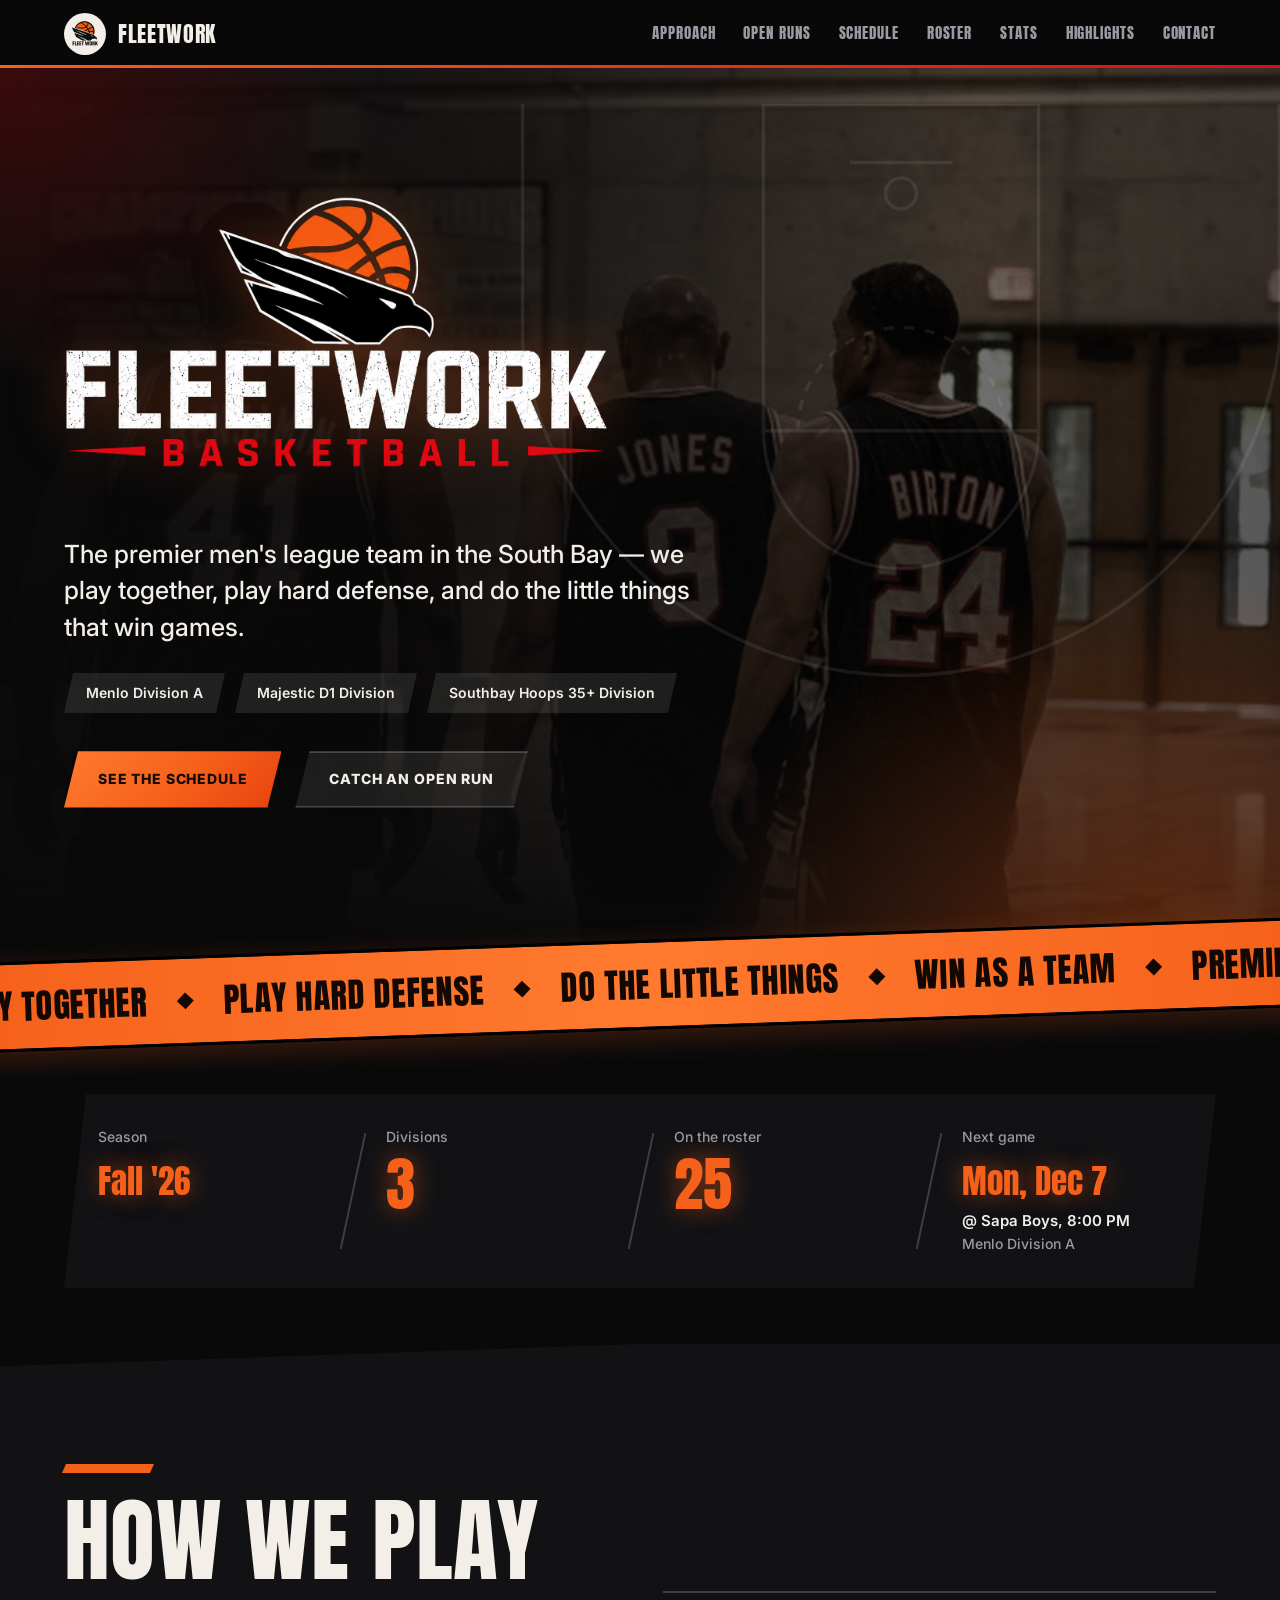
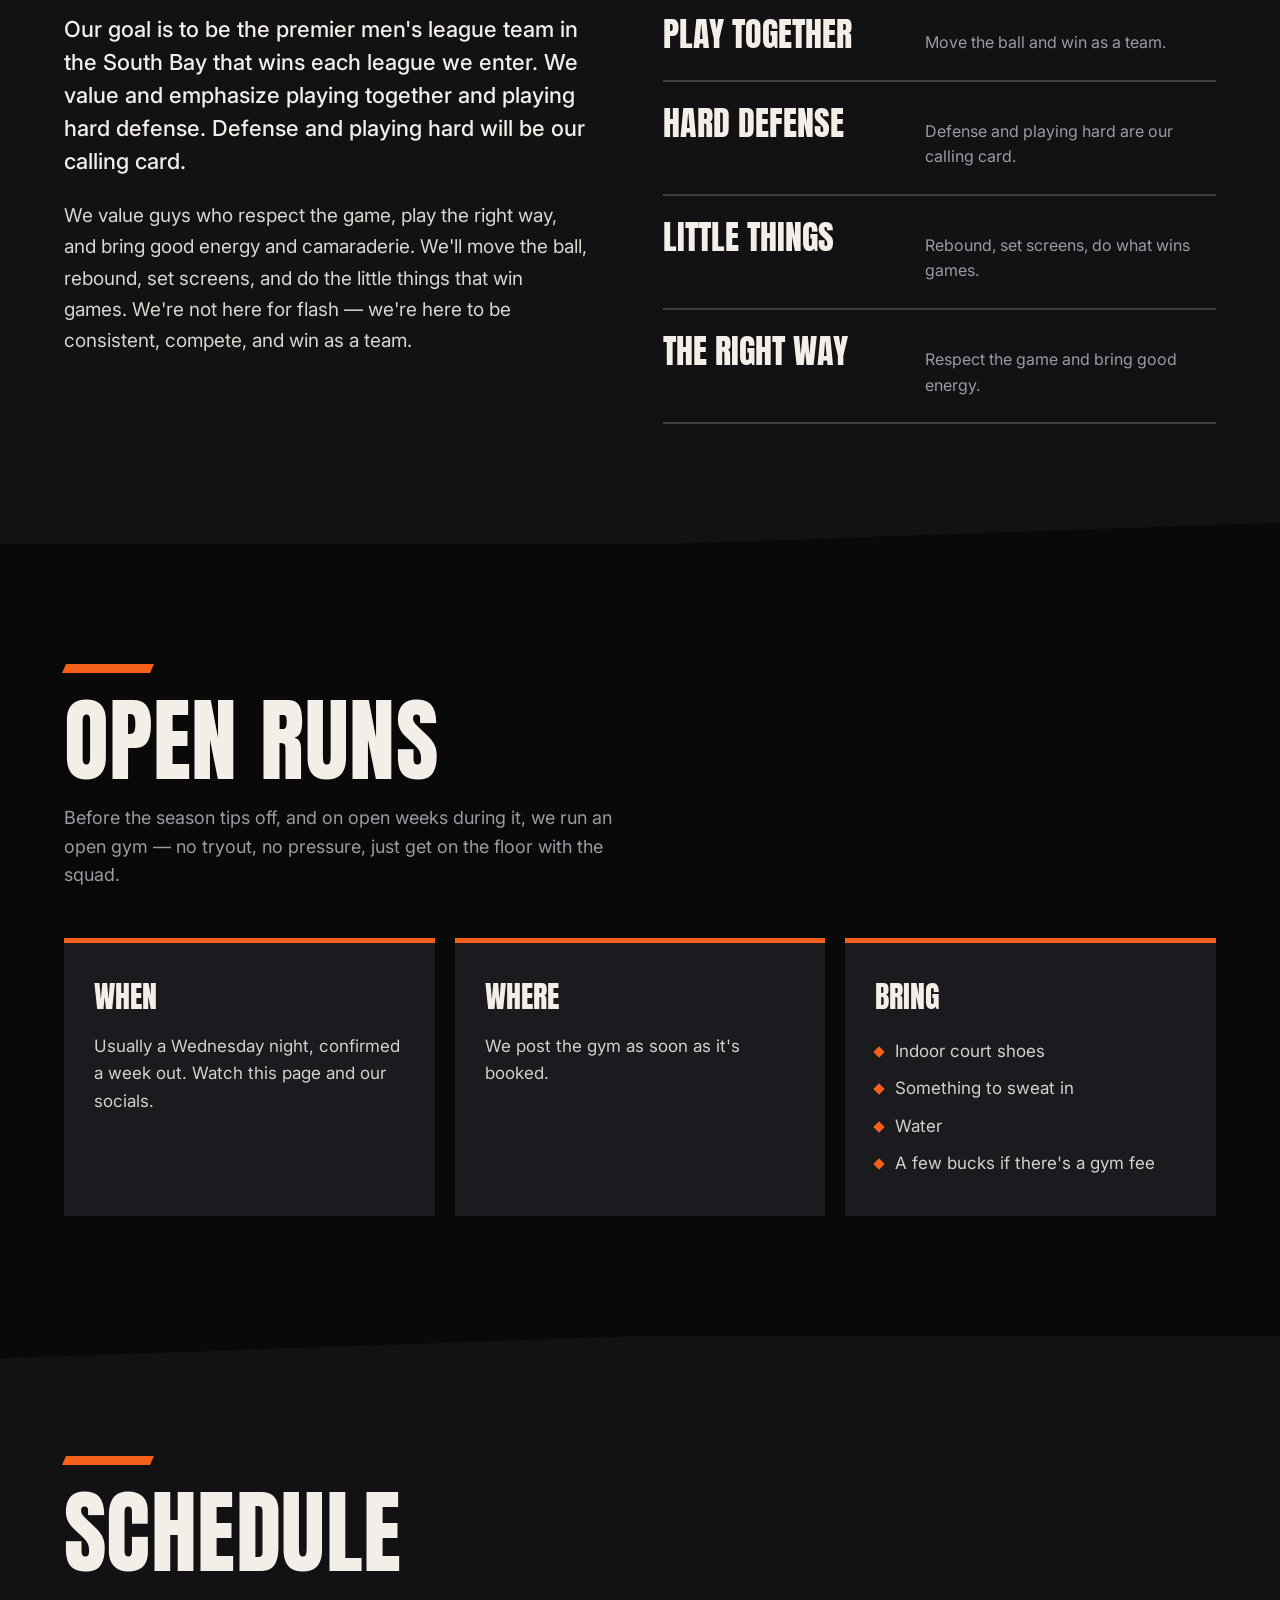
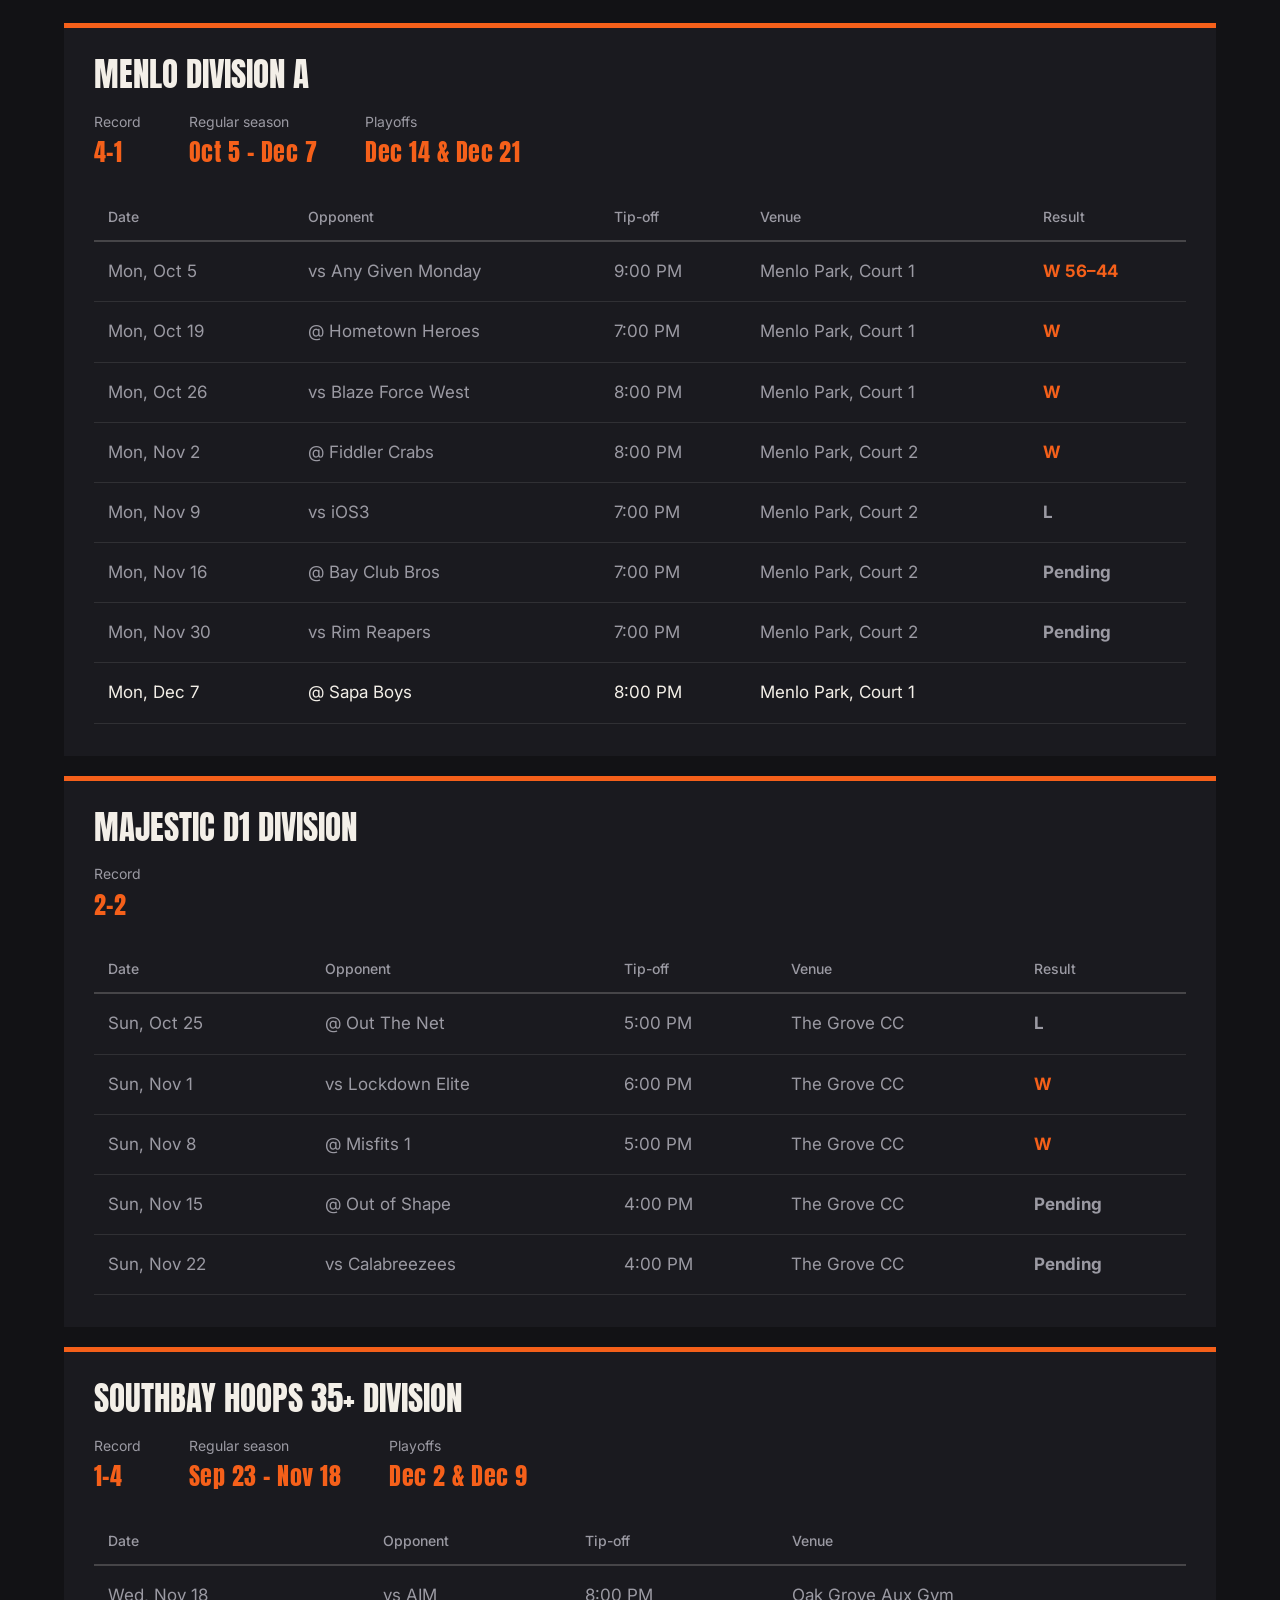
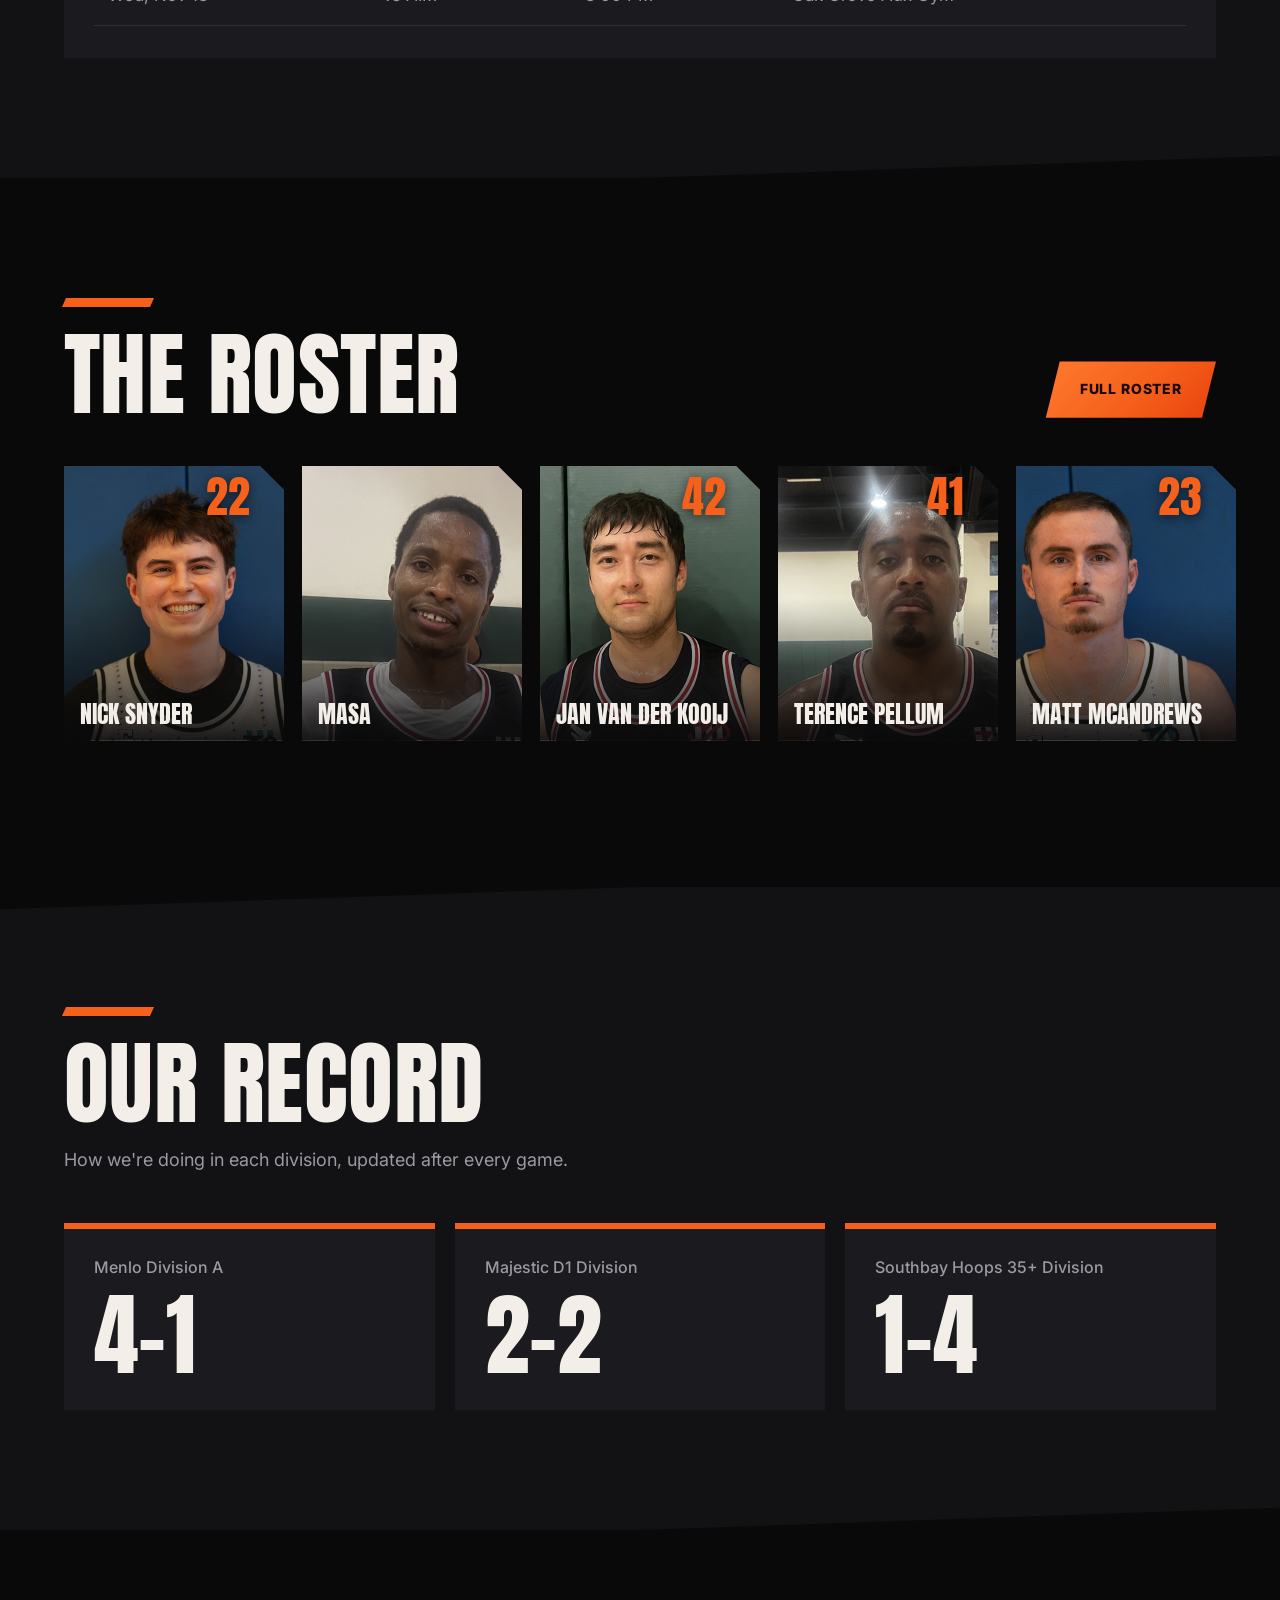
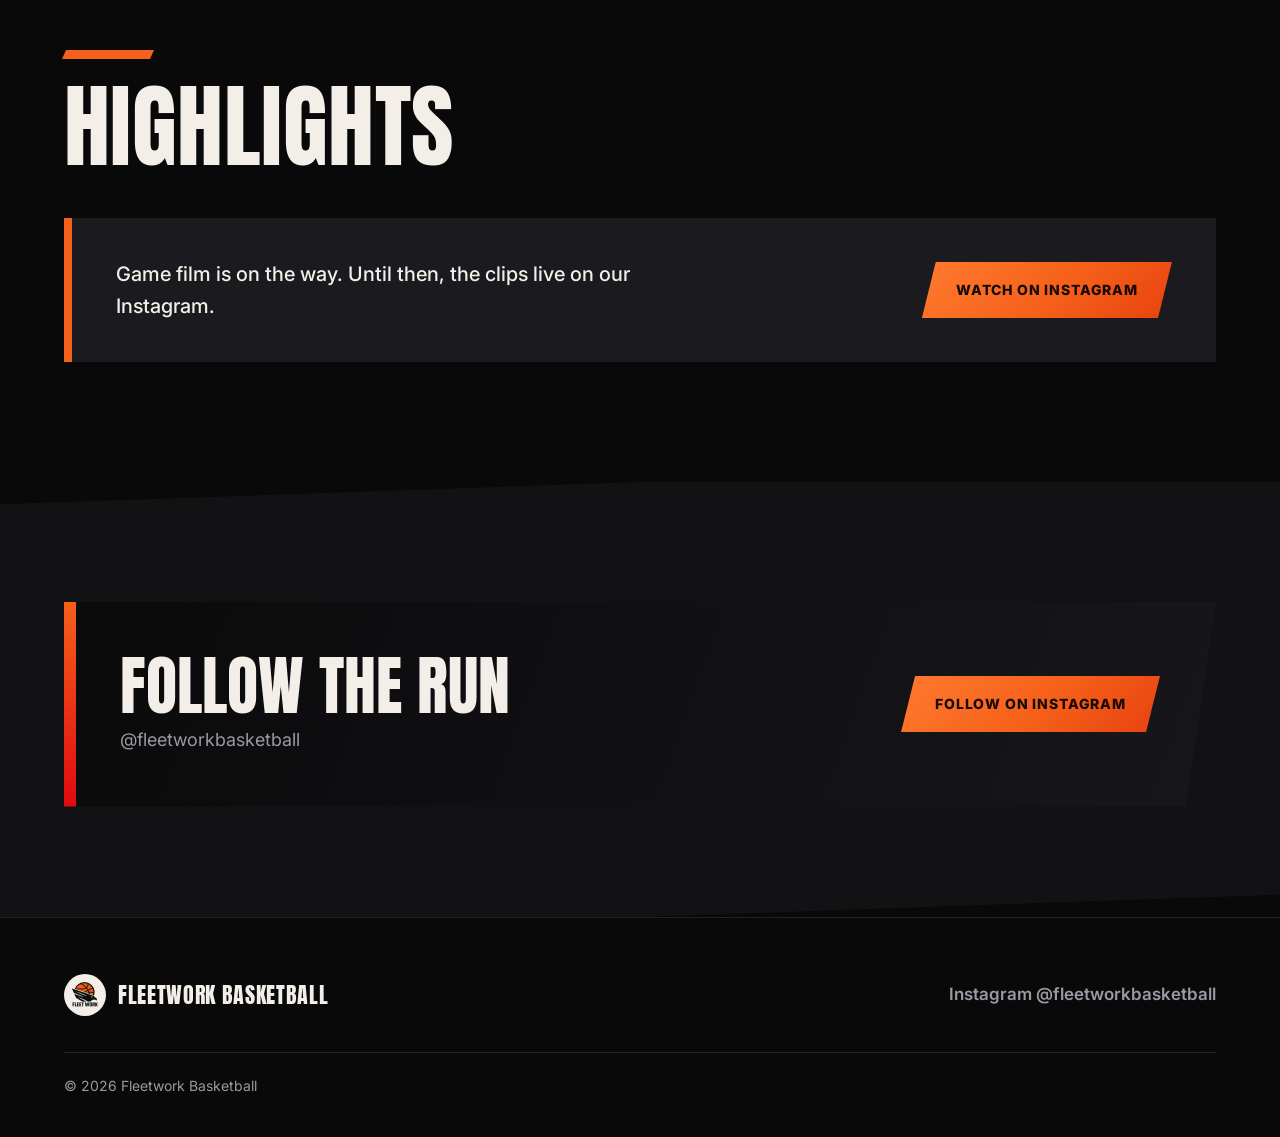
<file: index.html>
<!DOCTYPE html>
<html lang="en">
<head>
<meta charset="UTF-8">
<meta name="viewport" content="width=device-width, initial-scale=1.0">
<title>Fleetwork Basketball — San Jose</title>
<meta name="description" content="Fleetwork — a premier men's league basketball team based in San Jose. Open runs, schedule, roster, stats, and highlights.">
<meta name="theme-color" content="#09090A">
<meta property="og:title" content="Fleetwork Basketball">
<meta property="og:description" content="The premier men's league team in the South Bay. We play together, play hard defense, and do the little things that win games.">
<meta property="og:image" content="https://www.fleetworkbasketball.com/assets/team-photo.jpg">
<link rel="icon" href="assets/logo-mark.png">
<link rel="preconnect" href="https://fonts.googleapis.com">
<link rel="preconnect" href="https://fonts.gstatic.com" crossorigin>
<link href="https://fonts.googleapis.com/css2?family=Anton&family=Inter:wght@400;500;600;700;800&display=swap" rel="stylesheet">
<link rel="stylesheet" href="styles.css">
</head>
<body>

<header class="site-header" id="siteHeader"></header>

<main id="top">

  <section class="hero" aria-label="Fleetwork Basketball">
    <div class="hero-bg" aria-hidden="true"><img src="assets/team-photo.jpg" alt=""></div>
    <svg class="court" viewBox="0 0 500 470" fill="none" stroke="currentColor" stroke-width="2" aria-hidden="true">
      <rect x="170" y="0" width="160" height="190"/>
      <path d="M170 190 a80 80 0 0 0 160 0"/>
      <path d="M190 190 a60 60 0 0 1 120 0" stroke-dasharray="6 6"/>
      <path d="M30 0 V140 A222 222 0 0 0 470 140 V0"/>
      <circle cx="250" cy="52" r="9"/>
      <path d="M220 34 H280"/>
    </svg>
    <div class="wrap hero-inner">
      <img class="hero-logo" src="assets/logo-lockup.png" alt="Fleetwork Basketball">
      <p class="tagline" id="tagline"></p>
      <div class="tag-row" id="divisionTags"></div>
      <div class="hero-ctas">
        <a class="btn btn-solid" href="#schedule">See the schedule</a>
        <a class="btn btn-ghost" href="#runs">Catch an open run</a>
      </div>
    </div>
  </section>

  <div class="ticker-wrap" aria-hidden="true">
    <div class="ticker"><div class="ticker-track" id="tickerTrack"></div></div>
  </div>

  <div class="wrap"><div class="scoreboard" id="scoreboard"></div></div>

  <section id="approach" class="band" style="margin-top:56px">
    <div class="wrap">
      <h2 class="title">How we play</h2>
      <div class="play-grid">
        <div class="mission">
          <p>Our goal is to be the premier men's league team in the South Bay that wins each league we enter. We value and emphasize playing together and playing hard defense. Defense and playing hard will be our calling card.</p>
          <p>We value guys who respect the game, play the right way, and bring good energy and camaraderie. We'll move the ball, rebound, set screens, and do the little things that win games. We're not here for flash — we're here to be consistent, compete, and win as a team.</p>
        </div>
        <ul class="pillars">
          <li><h3>Play together</h3><p>Move the ball and win as a team.</p></li>
          <li><h3>Hard defense</h3><p>Defense and playing hard are our calling card.</p></li>
          <li><h3>Little things</h3><p>Rebound, set screens, do what wins games.</p></li>
          <li><h3>The right way</h3><p>Respect the game and bring good energy.</p></li>
        </ul>
      </div>
    </div>
  </section>

  <section id="runs">
    <div class="wrap">
      <h2 class="title">Open runs</h2>
      <p class="lede" id="runsIntro"></p>
      <div class="run-grid">
        <div class="run"><h3>When</h3><p id="runsWhen"></p></div>
        <div class="run"><h3>Where</h3><p id="runsWhere"></p></div>
        <div class="run"><h3>Bring</h3><ul id="runsBring"></ul></div>
      </div>
    </div>
  </section>

  <section id="schedule" class="band">
    <div class="wrap">
      <h2 class="title">Schedule</h2>
      <div class="sched-grid" id="scheduleDivisions"></div>
    </div>
  </section>

  <section id="roster">
    <div class="wrap">
      <div class="rail-head">
        <h2 class="title">The roster</h2>
        <a class="btn btn-solid" href="roster.html">Full roster</a>
      </div>
      <div class="rail" id="rosterRail"></div>
    </div>
  </section>

  <section id="stats" class="band">
    <div class="wrap">
      <h2 class="title">Our record</h2>
      <p class="lede">How we're doing in each division, updated after every game.</p>
      <div class="rec-grid" id="recGrid"></div>
    </div>
  </section>

  <section id="highlights">
    <div class="wrap">
      <h2 class="title">Highlights</h2>
      <div id="filmArea"></div>
    </div>
  </section>

  <section id="instagram" class="band" style="padding-bottom:110px">
    <div class="wrap">
      <div class="follow">
        <div>
          <h2>Follow the run</h2>
          <p id="followHandle"></p>
        </div>
        <div class="follow-links" id="followLinks"></div>
      </div>
    </div>
  </section>

</main>

<footer class="site-footer" id="contact"></footer>

<script src="config.js"></script>
<script src="site.js"></script>
<script>
(function () {
  var $ = function (id) { return document.getElementById(id); };
  var esc = FW.esc;

  FW.renderHeader('home');
  FW.renderFooter();

  /* hero */
  $('tagline').textContent = TEAM.tagline;
  $('divisionTags').innerHTML = TEAM.divisions.map(function (d) {
    return '<span class="tag">' + esc(d.name) + '</span>';
  }).join('');

  /* slashed banner: two identical halves so the loop is seamless */
  var phrases = (TEAM.ticker || []).map(function (t) {
    return '<span class="ticker-item">' + esc(t) + '</span>';
  }).join('');
  var half = phrases + phrases;
  $('tickerTrack').innerHTML = half + half;

  /* scoreboard */
  function pad(n) { return (n < 10 ? '0' : '') + n; }
  var nowD = new Date();
  var todayIso = nowD.getFullYear() + '-' + pad(nowD.getMonth() + 1) + '-' + pad(nowD.getDate());
  function fmtDate(iso) {
    var p = iso.split('-');
    return new Date(+p[0], +p[1] - 1, +p[2]).toLocaleDateString('en-US', { weekday: 'short', month: 'short', day: 'numeric' });
  }
  function minutes(t) {
    var m = /(\d+):(\d+)\s*(AM|PM)/i.exec(t || '');
    if (!m) return 0;
    return (+m[1] % 12) * 60 + (+m[2]) + (m[3].toUpperCase() === 'PM' ? 720 : 0);
  }
  var upcoming = [];
  TEAM.divisions.forEach(function (d) {
    (d.games || []).forEach(function (g) { if (g.date >= todayIso) upcoming.push({ g: g, div: d.name }); });
  });
  upcoming.sort(function (a, b) { return a.g.date === b.g.date ? minutes(a.g.time) - minutes(b.g.time) : (a.g.date < b.g.date ? -1 : 1); });
  var next = upcoming[0];

  var cells = [];
  if (TEAM.season && TEAM.season.label) cells.push({ l: 'Season', v: TEAM.season.label, text: true });
  cells.push({ l: 'Divisions', v: String(TEAM.divisions.length) });
  cells.push({ l: 'On the roster', v: String(TEAM.roster.length) });
  if (next) cells.push({ l: 'Next game', v: fmtDate(next.g.date), text: true, sub: next.g.opponent + ', ' + next.g.time, sub2: next.div });
  $('scoreboard').innerHTML = cells.map(function (c) {
    return '<div class="sb-cell"><span class="sb-label">' + esc(c.l) + '</span>' +
           '<span class="sb-value' + (c.text ? ' text' : '') + '">' + esc(c.v) + '</span>' +
           (c.sub ? '<span class="sb-sub">' + esc(c.sub) + '</span>' : '') +
           (c.sub2 ? '<span class="sb-sub dim">' + esc(c.sub2) + '</span>' : '') + '</div>';
  }).join('');

  /* open runs */
  $('runsIntro').textContent = TEAM.openRuns.intro;
  $('runsWhen').textContent = TEAM.openRuns.when;
  $('runsWhere').textContent = TEAM.openRuns.where;
  $('runsBring').innerHTML = TEAM.openRuns.bring.map(function (b) { return '<li>' + esc(b) + '</li>'; }).join('');

  /* schedule: every game, in date order, with results once played */
  var anyGames = TEAM.divisions.some(function (d) { return d.games && d.games.length; });
  $('scheduleDivisions').className = 'sched-grid' + (anyGames ? ' has-games' : '');
  $('scheduleDivisions').innerHTML = TEAM.divisions.map(function (d) {
    var meta = [];
    if (d.record) meta.push(['Record', d.record]);
    if (d.windowStart) meta.push(['Regular season', d.windowStart + ' – ' + d.windowEnd]);
    if (d.playoffs) meta.push(['Playoffs', d.playoffs]);
    var metaHtml = meta.length
      ? '<div class="sched-meta">' + meta.map(function (m) {
          return '<div><span class="meta-l">' + m[0] + '</span><span class="meta-v">' + esc(m[1]) + '</span></div>';
        }).join('') + '</div>'
      : '';
    var games = (d.games || []).slice().sort(function (a, b) { return a.date < b.date ? -1 : (a.date > b.date ? 1 : 0); });
    var body;
    if (games.length) {
      var hasResult = games.some(function (g) { return g.result; });
      body = '<div class="table-scroll"><table class="sched-table"><thead><tr><th>Date</th><th>Opponent</th><th>Tip-off</th><th>Venue</th>' +
        (hasResult ? '<th>Result</th>' : '') + '</tr></thead><tbody>' +
        games.map(function (g) {
          var res = '';
          if (hasResult) {
            var txt = g.result || (g.date < todayIso ? 'Pending' : '');
            res = '<td class="c-r result' + (/^W/i.test(g.result || '') ? ' w' : '') + '">' + esc(txt) + '</td>';
          }
          return '<tr' + (g.date < todayIso ? ' class="past"' : '') + '><td class="c-d">' + esc(fmtDate(g.date)) + '</td><td class="c-o">' + esc(g.opponent) + '</td><td class="c-t">' + esc(g.time) + '</td><td class="c-v">' + esc(g.venue) + '</td>' + res + '</tr>';
        }).join('') + '</tbody></table></div>';
    } else {
      body = '<p class="sched-soon">Game times post here once the league confirms them.</p>';
    }
    return '<article class="sched-block"><h3>' + esc(d.name) + '</h3>' + metaHtml + body + '</article>';
  }).join('');

  /* roster rail: faces first */
  var withPhotos = TEAM.roster.filter(function (p) { return p.photo; });
  $('rosterRail').innerHTML = withPhotos.map(function (p) {
    var num = p.num && p.num !== '—' ? '<span class="rail-num">' + esc(p.num) + '</span>' : '';
    return '<a class="rail-card" href="roster.html">' +
             '<div class="rail-photo"><img loading="lazy" src="assets/' + esc(p.photo) + '.jpg" alt="' + esc(p.name) + '">' + num + '</div>' +
             '<span class="rail-name">' + esc(p.name) + '</span>' +
           '</a>';
  }).join('') +
  '<a class="rail-card rail-more" href="roster.html"><span>See all ' + TEAM.roster.length + ' players</span></a>';

  /* record per division */
  $('recGrid').innerHTML = TEAM.divisions.map(function (d) {
    var note = d.note ? '<span class="rec-note">' + esc(d.note) + '</span>' : '';
    return '<div class="rec"><span class="rec-name">' + esc(d.name) + '</span>' +
           '<span class="rec-v">' + esc(d.record || '—') + '</span>' + note + '</div>';
  }).join('');

  /* highlights: video files, links, or a "coming soon" panel */
  var clips = (TEAM.highlights || []).filter(function (h) { return h.video || (h.url && h.url !== '#'); });
  if (clips.length) {
    $('filmArea').innerHTML = '<div class="film-grid">' + clips.map(function (h) {
      var cap = h.caption ? '<div class="film-cap">' + esc(h.caption) + '</div>' : '';
      if (h.video) {
        var poster = h.poster ? ' poster="' + esc(h.poster) + '"' : '';
        return '<div class="film"><video controls preload="metadata" playsinline' + poster + ' src="' + esc(h.video) + '"></video>' + cap + '</div>';
      }
      return '<a class="film" href="' + esc(h.url) + '" target="_blank" rel="noopener"><span class="film-link"><span class="film-play">&#9654;</span></span>' + cap + '</a>';
    }).join('') + '</div>';
  } else {
    $('filmArea').innerHTML =
      '<div class="soon"><p>Game film is on the way. Until then, the clips live on our Instagram.</p>' +
      '<a class="btn btn-solid" href="' + esc(TEAM.instagramProfile) + '" target="_blank" rel="noopener">Watch on Instagram</a></div>';
  }

  /* follow band */
  $('followHandle').textContent = FW.instagramHandle();
  var extra = [['tiktok', 'TikTok'], ['youtube', 'YouTube']].filter(function (s) { return TEAM.socials[s[0]]; })
    .map(function (s) { return '<a class="btn btn-ghost" href="' + esc(TEAM.socials[s[0]]) + '" target="_blank" rel="noopener">' + s[1] + '</a>'; }).join('');
  $('followLinks').innerHTML =
    '<a class="btn btn-solid" href="' + esc(TEAM.instagramProfile) + '" target="_blank" rel="noopener">Follow on Instagram</a>' + extra;
})();
</script>
</body>
</html>
</file>
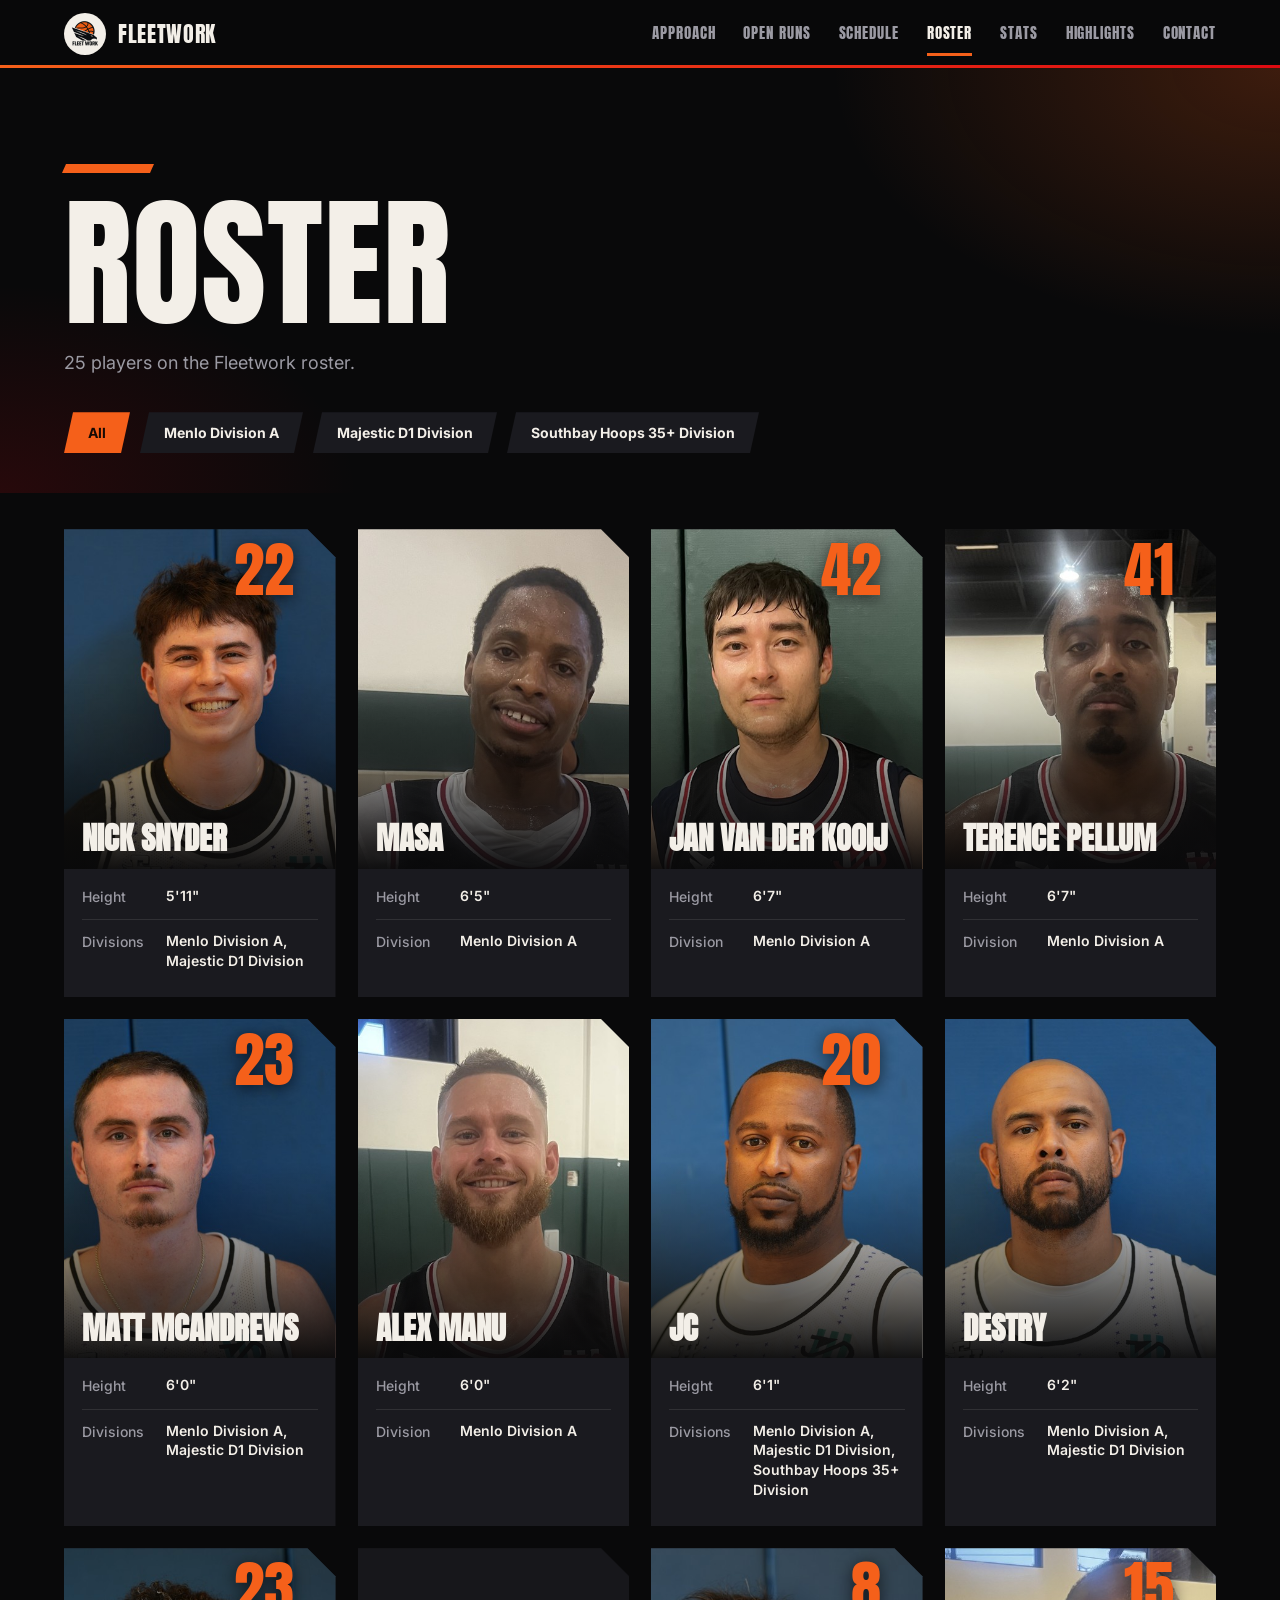
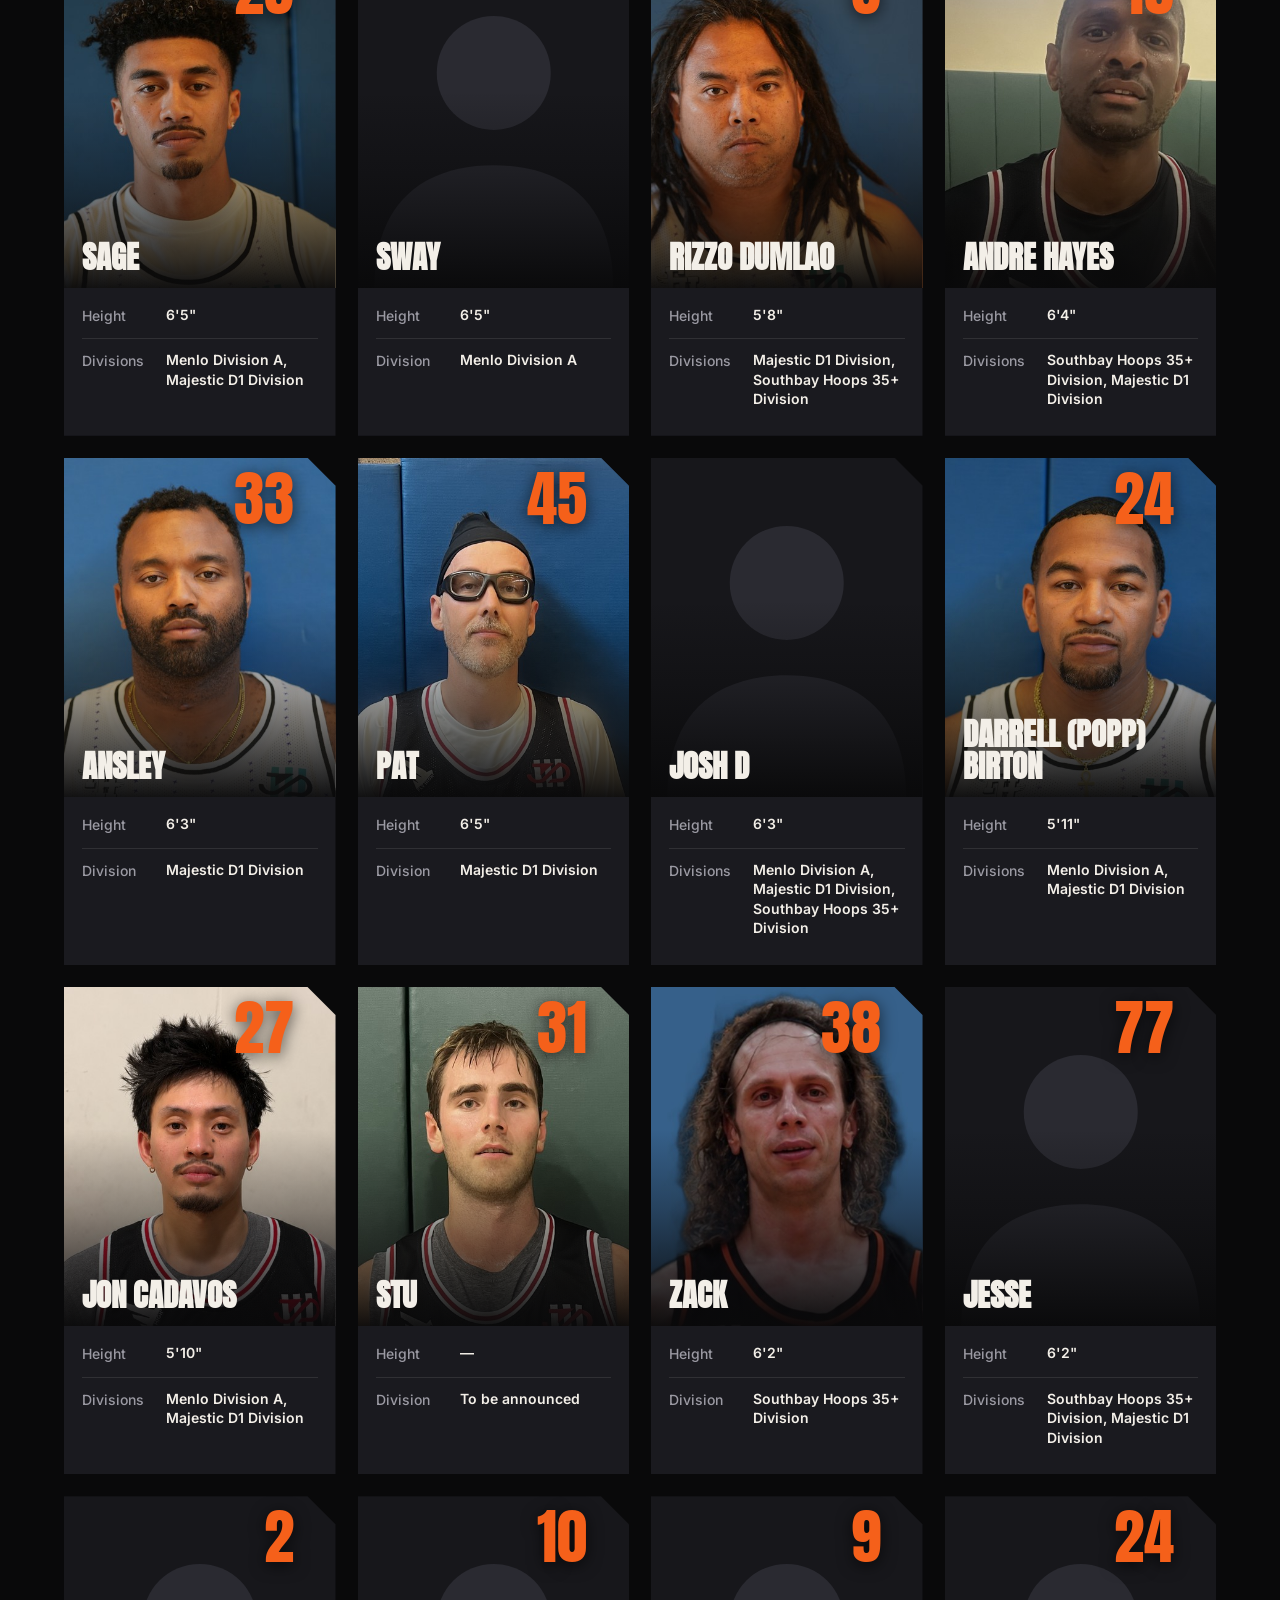
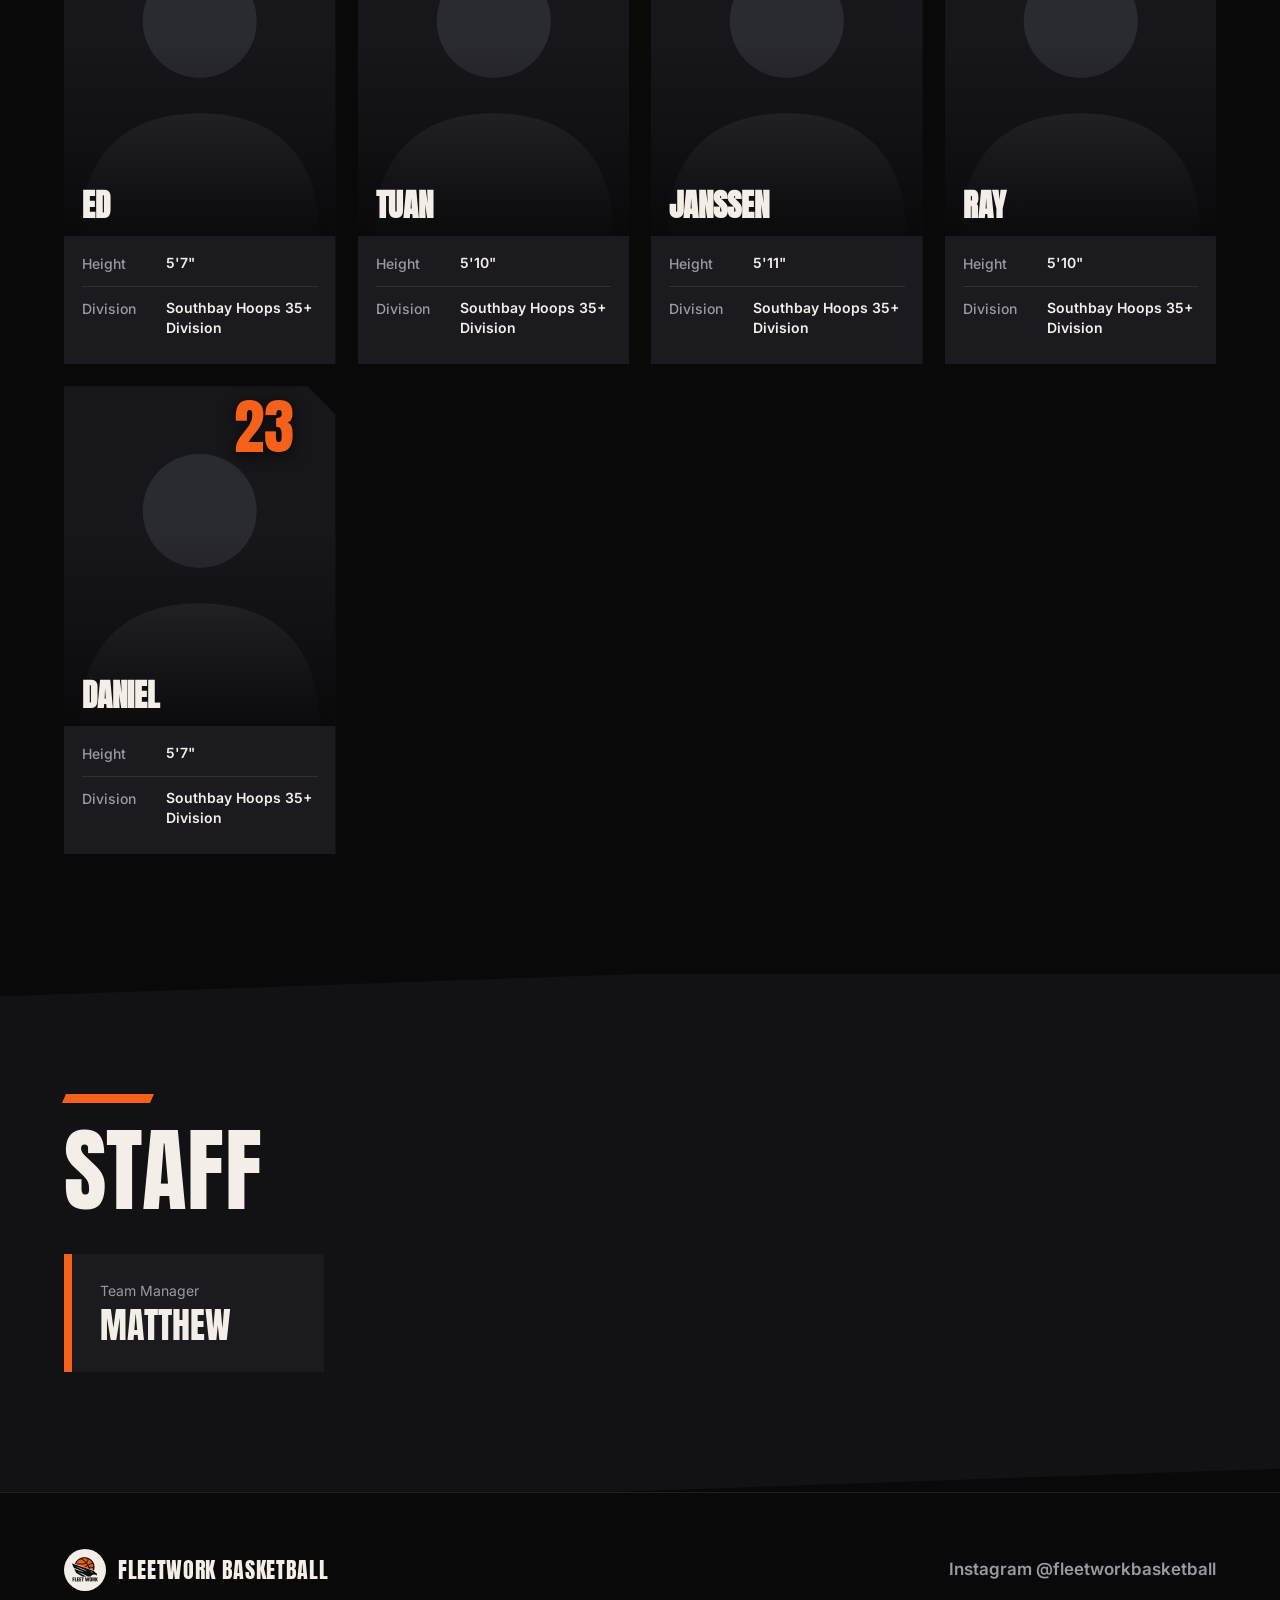
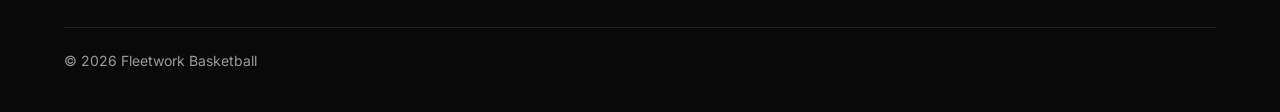
<file: roster.html>
<!DOCTYPE html>
<html lang="en">
<head>
<meta charset="UTF-8">
<meta name="viewport" content="width=device-width, initial-scale=1.0">
<title>Roster — Fleetwork Basketball</title>
<meta name="description" content="The Fleetwork Basketball roster: every player, their number, height and divisions.">
<meta name="theme-color" content="#09090A">
<meta property="og:title" content="Fleetwork Basketball roster">
<meta property="og:image" content="https://www.fleetworkbasketball.com/assets/team-photo.jpg">
<link rel="icon" href="assets/logo-mark.png">
<link rel="preconnect" href="https://fonts.googleapis.com">
<link rel="preconnect" href="https://fonts.gstatic.com" crossorigin>
<link href="https://fonts.googleapis.com/css2?family=Anton&family=Inter:wght@400;500;600;700;800&display=swap" rel="stylesheet">
<link rel="stylesheet" href="styles.css">
</head>
<body>

<header class="site-header" id="siteHeader"></header>

<main>
  <div class="page-hero">
    <div class="wrap">
      <h1 class="title">Roster</h1>
      <p class="lede" id="rosterLede"></p>
      <div class="chips" id="chips" role="group" aria-label="Filter by division"></div>
    </div>
  </div>

  <section class="players" style="padding-top:36px">
    <div class="wrap">
      <div class="player-grid" id="playerGrid"></div>
    </div>
  </section>

  <section class="band" id="staff">
    <div class="wrap">
      <h2 class="title">Staff</h2>
      <div class="staff-row" id="staffRow"></div>
    </div>
  </section>
</main>

<footer class="site-footer" id="contact"></footer>

<script src="config.js"></script>
<script src="site.js"></script>
<script>
(function () {
  var $ = function (id) { return document.getElementById(id); };
  var esc = FW.esc;

  FW.renderHeader('roster');
  FW.renderFooter();

  var SILHOUETTE =
    '<svg viewBox="0 0 100 125" xmlns="http://www.w3.org/2000/svg" aria-hidden="true" preserveAspectRatio="xMidYMid slice">' +
    '<rect width="100" height="125" fill="#17171B"/>' +
    '<circle cx="50" cy="46" r="21" fill="#2A2A31"/>' +
    '<path d="M6 125 C6 92 26 80 50 80 C74 80 94 92 94 125 Z" fill="#2A2A31"/></svg>';

  function card(p) {
    var photo = p.photo
      ? '<img loading="lazy" src="assets/' + esc(p.photo) + '.jpg" alt="' + esc(p.name) + '">'
      : SILHOUETTE;
    var num = p.num && p.num !== '—' ? '<span class="pcard-num">' + esc(p.num) + '</span>' : '';
    var divisions = p.divisions && p.divisions.length ? p.divisions.join(', ') : 'To be announced';
    return '<article class="pcard">' +
             '<div class="pcard-photo">' + photo + num + '<h3 class="pcard-name">' + esc(p.name) + '</h3></div>' +
             '<dl class="pcard-bio">' +
               '<div><dt>Height</dt><dd>' + esc(p.ht) + '</dd></div>' +
               '<div><dt>' + (p.divisions && p.divisions.length > 1 ? 'Divisions' : 'Division') + '</dt><dd>' + esc(divisions) + '</dd></div>' +
             '</dl>' +
           '</article>';
  }

  var current = 'All';
  function render() {
    var list = TEAM.roster.filter(function (p) {
      return current === 'All' || (p.divisions || []).indexOf(current) !== -1;
    });
    $('playerGrid').innerHTML = list.map(card).join('');
    $('rosterLede').textContent = list.length + (list.length === 1 ? ' player' : ' players') +
      (current === 'All' ? ' on the Fleetwork roster.' : ' in ' + current + '.');
    Array.prototype.forEach.call($('chips').children, function (b) {
      b.setAttribute('aria-pressed', String(b.getAttribute('data-div') === current));
    });
  }

  $('chips').innerHTML = ['All'].concat(TEAM.divisions.map(function (d) { return d.name; })).map(function (n) {
    return '<button type="button" class="chip" data-div="' + esc(n) + '" aria-pressed="false">' + esc(n) + '</button>';
  }).join('');
  $('chips').addEventListener('click', function (e) {
    var b = e.target.closest('.chip');
    if (!b) return;
    current = b.getAttribute('data-div');
    render();
  });
  render();

  $('staffRow').innerHTML = TEAM.staff.map(function (s) {
    return '<div class="staff-card"><span class="staff-role">' + esc(s.role) + '</span><span class="staff-name">' + esc(s.name) + '</span></div>';
  }).join('');
})();
</script>
</body>
</html>
</file>
<file: styles.css>
/* =============================================================================
   FLEETWORK — SITE STYLES (shared by index.html and roster.html)
   One idea runs through everything: the slash. The jersey, the logo and the
   banner all cut on the same diagonal, so buttons, tags, the scoreboard and the
   section edges do too.
============================================================================= */
:root{
  --bg: #09090A;
  --panel: #121215;
  --panel-2: #1A1A1F;
  --orange: #F5601A;
  --orange-hot: #FF7A2F;
  --red: #DF0A11;
  --text: #F3EFE8;
  --muted: #9B9AA3;
  --line: rgba(243,239,232,0.10);
  --line-2: rgba(243,239,232,0.20);
  --maxw: 1200px;
  --slash: -2deg;
  --display: 'Anton', 'Impact', 'Arial Narrow', sans-serif;
  --body: 'Inter', system-ui, -apple-system, 'Segoe UI', sans-serif;
}

*{ box-sizing: border-box; }
html{ scroll-behavior: smooth; scroll-padding-top: 72px; }
body{
  margin: 0; background: var(--bg); color: var(--text);
  font-family: var(--body); font-size: 17px; line-height: 1.6;
  -webkit-font-smoothing: antialiased; overflow-x: hidden;
}
img{ max-width: 100%; display: block; }
a{ color: inherit; }
h1, h2, h3, p, ul, dl, dd{ margin: 0; }
ul{ padding: 0; list-style: none; }
:focus-visible{ outline: 3px solid var(--orange-hot); outline-offset: 3px; }
.wrap{ max-width: var(--maxw); margin: 0 auto; padding: 0 24px; }

/* ---------- header ---------- */
.site-header{
  position: sticky; top: 0; z-index: 60;
  background: rgba(9,9,10,0.86); backdrop-filter: blur(12px); -webkit-backdrop-filter: blur(12px);
}
.site-header::after{
  content: ""; position: absolute; left: 0; right: 0; bottom: 0; height: 3px;
  background: linear-gradient(90deg, var(--orange), var(--red));
}
.header-inner{
  max-width: var(--maxw); margin: 0 auto; padding: 0 24px; height: 68px;
  display: flex; align-items: center; justify-content: space-between; gap: 24px;
}
.brand{ display: flex; align-items: center; gap: 12px; text-decoration: none; }
.brand-mark{
  width: 42px; height: 42px; border-radius: 50%; background: var(--text);
  display: flex; align-items: center; justify-content: center; padding: 5px; flex: none;
}
.brand-mark img{ width: 100%; height: 100%; object-fit: contain; }
.brand-name{ font-family: var(--display); font-size: 22px; letter-spacing: 0.03em; text-transform: uppercase; }
.nav{ display: flex; gap: 28px; }
.nav a{
  font-family: var(--display); font-size: 15px; letter-spacing: 0.06em; text-transform: uppercase;
  text-decoration: none; color: var(--muted); padding: 8px 0; border-bottom: 3px solid transparent;
  transition: color .15s, border-color .15s; white-space: nowrap;
}
.nav a:hover, .nav a[aria-current="page"]{ color: var(--text); border-bottom-color: var(--orange); }
.nav-toggle{
  display: none; width: 46px; height: 42px; background: none; border: 1px solid var(--line-2);
  color: var(--text); cursor: pointer; padding: 0; flex-direction: column; align-items: center; justify-content: center; gap: 5px;
}
.nav-toggle span{ display: block; width: 20px; height: 2px; background: currentColor; }

/* ---------- buttons and tags ---------- */
.btn{
  display: inline-flex; align-items: center; justify-content: center;
  padding: 17px 34px; border: 0; cursor: pointer; text-decoration: none;
  font-family: var(--body); font-weight: 800; font-size: 14px; letter-spacing: 0.06em; text-transform: uppercase;
  clip-path: polygon(14px 0, 100% 0, calc(100% - 14px) 100%, 0 100%);
  transition: filter .15s, transform .15s;
}
.btn:hover{ filter: brightness(1.12); transform: translateY(-2px); }
.btn-solid{ background: linear-gradient(135deg, var(--orange-hot), var(--orange) 55%, #E8420F); color: #170A04; }
.btn-ghost{ background: rgba(243,239,232,0.09); color: var(--text); box-shadow: inset 0 2px 0 var(--line-2), inset 0 -2px 0 var(--line-2); }
.btn-dark{ background: #0A0A0B; color: var(--text); }
.tag{
  display: inline-block; padding: 9px 22px; font-weight: 600; font-size: 14px;
  background: rgba(243,239,232,0.10); color: var(--text);
  clip-path: polygon(9px 0, 100% 0, calc(100% - 9px) 100%, 0 100%);
}
.tag-row{ display: flex; flex-wrap: wrap; gap: 10px; }

/* ---------- hero ---------- */
.hero{
  position: relative; isolation: isolate; overflow: hidden;
  min-height: min(90vh, 880px); display: flex; align-items: center; padding: 96px 0 150px;
}
.hero-bg{ position: absolute; inset: 0; z-index: -3; }
.hero-bg img{ width: 100%; height: 100%; object-fit: cover; object-position: center 35%; filter: grayscale(0.5) contrast(1.1) brightness(0.62); }
.hero-bg::after{
  content: ""; position: absolute; inset: 0;
  background:
    linear-gradient(95deg, rgba(9,9,10,0.96) 0%, rgba(9,9,10,0.80) 38%, rgba(9,9,10,0.30) 72%, rgba(9,9,10,0.5) 100%),
    linear-gradient(0deg, var(--bg) 0%, transparent 30%);
}
.hero::before{
  content: ""; position: absolute; inset: 0; z-index: -2;
  background:
    radial-gradient(55% 70% at 92% 105%, rgba(245,96,26,0.38), transparent 70%),
    radial-gradient(40% 50% at 0% 0%, rgba(223,10,17,0.22), transparent 70%);
}
.court{
  position: absolute; z-index: -1; right: -4%; top: 4%; width: min(860px, 72vw);
  color: #fff; opacity: 0.075; pointer-events: none;
}
.hero-inner{ position: relative; width: 100%; }
.hero-logo{ width: min(600px, 92%); margin: calc(min(600px, 92%) * -0.03) 0 calc(min(600px, 92%) * -0.06) calc(min(600px, 92%) * -0.047); filter: drop-shadow(0 0 26px rgba(245,96,26,0.30)); }
.tagline{ font-size: clamp(19px, 2.2vw, 25px); font-weight: 500; line-height: 1.45; max-width: 40ch; margin: 26px 0 28px; }
.hero .tag-row{ margin-bottom: 38px; }
.hero-ctas{ display: flex; flex-wrap: wrap; gap: 14px; }
@keyframes rise{ from{ opacity: 0; transform: translateY(26px); } to{ opacity: 1; transform: none; } }
.hero-inner > *{ animation: rise .8s cubic-bezier(.2,.8,.2,1) both; }
.hero-inner > :nth-child(2){ animation-delay: .12s; }
.hero-inner > :nth-child(3){ animation-delay: .24s; }
.hero-inner > :nth-child(4){ animation-delay: .36s; }

/* ---------- the slashed banner ---------- */
.ticker-wrap{ position: relative; z-index: 6; margin-top: -64px; padding: 46px 0; overflow: hidden; pointer-events: none; }
.ticker{
  transform: rotate(var(--slash)); width: 108%; margin-left: -4%;
  background: linear-gradient(90deg, var(--orange), var(--orange-hot) 50%, var(--orange));
  border-top: 3px solid #000; border-bottom: 3px solid #000;
  box-shadow: 0 8px 28px rgba(245,96,26,0.22);
}
.ticker-track{ display: flex; width: max-content; animation: scroll 34s linear infinite; }
.ticker-item{
  display: flex; align-items: center; padding: 15px 0; white-space: nowrap;
  font-family: var(--display); font-size: clamp(22px, 3vw, 34px); letter-spacing: 0.02em; text-transform: uppercase; color: #140804;
}
.ticker-item::after{ content: ""; width: 12px; height: 12px; background: #140804; transform: rotate(45deg); margin: 0 32px; }
@keyframes scroll{ to{ transform: translateX(-50%); } }

/* ---------- scoreboard ---------- */
.scoreboard{
  display: grid; grid-template-columns: repeat(4, 1fr); margin-top: 18px;
  background: var(--panel); clip-path: polygon(22px 0, 100% 0, calc(100% - 22px) 100%, 0 100%);
}
.sb-cell{ position: relative; padding: 32px 34px; }
.sb-cell + .sb-cell::before{
  content: ""; position: absolute; left: 0; top: 20%; bottom: 20%; width: 2px;
  background: var(--line-2); transform: skewX(-12deg);
}
.sb-label{ display: block; color: var(--muted); font-size: 14px; font-weight: 500; }
.sb-value{
  display: block; font-family: var(--display); color: var(--orange); line-height: 1.05; margin-top: 6px;
  font-size: clamp(30px, 4.6vw, 60px); text-shadow: 0 0 24px rgba(245,96,26,0.5);
}
.sb-sub{ display: block; font-size: 15px; font-weight: 600; margin-top: 2px; }
.sb-sub.dim{ color: var(--muted); font-weight: 500; font-size: 14px; margin-top: 0; }
.sb-value.text{ font-size: clamp(22px, 2.6vw, 34px); padding: 10px 0 8px; }

/* ---------- sections ---------- */
section{ position: relative; isolation: isolate; overflow: hidden; padding: 120px 0; }
section.band::before{
  content: ""; position: absolute; inset: 0; z-index: -1; background: var(--panel);
  transform: skewY(var(--slash));
}
.title{
  font-family: var(--display); font-weight: 400; text-transform: uppercase;
  font-size: clamp(46px, 7.2vw, 92px); line-height: 0.94; letter-spacing: 0.005em;
}
.title::before{
  content: ""; display: block; width: 88px; height: 9px; margin-bottom: 24px;
  background: var(--orange); transform: skewX(-24deg);
}
.lede{ color: var(--muted); font-size: 18px; max-width: 54ch; margin-top: 20px; }

/* how we play */
.play-grid{ display: grid; grid-template-columns: 1fr 1.05fr; gap: 72px; align-items: start; margin-top: 8px; }
.mission p{ font-size: 19px; line-height: 1.65; max-width: 52ch; color: #DAD6CE; margin-top: 22px; }
.mission p:first-of-type{ color: var(--text); font-size: 22px; font-weight: 500; line-height: 1.5; }
.pillars li{ display: grid; grid-template-columns: minmax(180px, 0.9fr) 1.1fr; gap: 24px; align-items: baseline; padding: 24px 0; border-top: 2px solid var(--line-2); }
.pillars li:last-child{ border-bottom: 2px solid var(--line-2); }
.pillars h3{ font-family: var(--display); font-weight: 400; font-size: 34px; line-height: 1; text-transform: uppercase; }
.pillars p{ color: var(--muted); font-size: 16px; }

/* open runs */
.run-grid{ display: grid; grid-template-columns: repeat(3, 1fr); gap: 20px; margin-top: 48px; }
.run{ background: var(--panel-2); border-top: 5px solid var(--orange); padding: 30px 30px 34px; }
.run h3{ font-family: var(--display); font-weight: 400; font-size: 30px; text-transform: uppercase; margin-bottom: 12px; }
.run p, .run li{ color: #D5D1C9; }
.run li{ padding: 5px 0 5px 20px; position: relative; }
.run li::before{ content: ""; position: absolute; left: 0; top: 15px; width: 8px; height: 8px; background: var(--orange); transform: rotate(45deg); }

/* schedule */
.sched-grid{ display: grid; grid-template-columns: repeat(3, minmax(0, 1fr)); gap: 20px; margin-top: 48px; }
.sched-block{ min-width: 0; background: var(--panel-2); border-top: 5px solid var(--orange); padding: 28px 30px 32px; }
.sched-grid.has-games{ grid-template-columns: minmax(0, 1fr); }
.sched-block h3{ font-family: var(--display); font-weight: 400; font-size: clamp(26px, 2.6vw, 34px); line-height: 1.1; text-transform: uppercase; }
.sched-block .sched-meta{ margin-top: 18px; }
.sched-meta{ display: flex; flex-wrap: wrap; gap: 14px 48px; margin: 14px 0 22px; }
.meta-l{ display: block; color: var(--muted); font-size: 14px; }
.meta-v{ display: block; font-family: var(--display); font-size: 24px; color: var(--orange); letter-spacing: 0.02em; }
.sched-soon{ color: var(--muted); }
.sched-table{ width: 100%; border-collapse: collapse; }
.sched-table th{ text-align: left; color: var(--muted); font-weight: 500; font-size: 14px; padding: 12px 14px; border-bottom: 2px solid var(--line-2); }
.sched-table td{ padding: 16px 14px; border-bottom: 1px solid var(--line); white-space: nowrap; }
.sched-table tr.past td{ color: var(--muted); }
.sched-table td.result{ font-weight: 700; }
.sched-table td.result.w{ color: var(--orange); }
.table-scroll{ overflow-x: auto; }

/* roster rail (home) */
.rail-head{ display: flex; align-items: flex-end; justify-content: space-between; gap: 24px; flex-wrap: wrap; }
.rail{ display: flex; gap: 18px; overflow-x: auto; margin: 48px -24px 0; padding: 0 24px 26px; scroll-snap-type: x proximity; scroll-padding: 0 24px; scrollbar-width: thin; scrollbar-color: var(--orange) transparent; }
.rail-card{
  flex: 0 0 220px; position: relative; text-decoration: none; background: var(--panel-2); scroll-snap-align: start;
  clip-path: polygon(0 0, calc(100% - 24px) 0, 100% 24px, 100% 100%, 0 100%);
}
.rail-photo{ position: relative; aspect-ratio: 4 / 5; background: #0C0C0E; }
.rail-photo img{ width: 100%; height: 100%; object-fit: cover; }
.rail-photo::after{ content: ""; position: absolute; inset: 0; background: linear-gradient(0deg, rgba(9,9,10,0.92) 0%, rgba(9,9,10,0) 52%); }
.rail-num{
  position: absolute; z-index: 2; top: 8px; right: 34px; font-family: var(--display); font-size: 44px; line-height: 1;
  color: var(--orange); text-shadow: 0 2px 12px rgba(0,0,0,0.6);
}
.rail-name{ position: absolute; z-index: 2; left: 16px; right: 16px; bottom: 14px; font-family: var(--display); font-size: 24px; line-height: 1.05; text-transform: uppercase; }
.rail-more{
  background: linear-gradient(160deg, var(--orange-hot), var(--orange) 55%, #D93D0C); color: #170A04;
  display: flex; align-items: flex-end; padding: 22px 20px; min-height: 100%;
}
.rail-more span{ font-family: var(--display); font-size: 34px; line-height: 1; text-transform: uppercase; }

/* record */
.rec-grid{ display: grid; grid-template-columns: repeat(3, 1fr); gap: 20px; margin-top: 48px; }
.rec{ background: var(--panel-2); border-top: 6px solid var(--orange); padding: 26px 30px 30px; }
.rec-name{ display: block; color: var(--muted); font-size: 16px; font-weight: 500; }
.rec-v{ display: block; font-family: var(--display); font-size: clamp(60px, 7vw, 96px); line-height: 1; margin-top: 10px; }
.rec-note{ display: block; color: var(--text); font-weight: 600; margin-top: 10px; }

/* highlights */
.film-grid{ display: grid; grid-template-columns: repeat(auto-fill, minmax(320px, 1fr)); gap: 24px; margin-top: 48px; }
.film{ background: var(--panel-2); text-decoration: none; display: block; }
.film video, .film .film-link{ width: 100%; aspect-ratio: 16 / 9; display: block; background: #000; object-fit: cover; }
.film-link{ position: relative; display: flex; align-items: center; justify-content: center; }
.film-play{ width: 68px; height: 68px; background: var(--orange); clip-path: polygon(12px 0, 100% 0, calc(100% - 12px) 100%, 0 100%); display: flex; align-items: center; justify-content: center; color: #170A04; font-size: 22px; padding-left: 4px; }
.film-cap{ padding: 16px 20px 20px; font-weight: 600; }
.soon{ margin-top: 48px; padding: 40px 44px; background: var(--panel-2); border-left: 8px solid var(--orange); display: flex; align-items: center; justify-content: space-between; gap: 28px; flex-wrap: wrap; }
.soon p{ font-size: 20px; font-weight: 500; max-width: 40ch; }

/* follow */
.follow{
  position: relative; display: flex; align-items: center; justify-content: space-between; gap: 32px; flex-wrap: wrap;
  padding: 52px 56px; background: linear-gradient(110deg, #0A0A0B, #17171B);
  clip-path: polygon(0 0, 100% 0, calc(100% - 30px) 100%, 0 100%);
}
.follow::before{ content: ""; position: absolute; left: 0; top: 0; bottom: 0; width: 12px; background: linear-gradient(180deg, var(--orange), var(--red)); }
.follow h2{ font-family: var(--display); font-weight: 400; text-transform: uppercase; font-size: clamp(38px, 5vw, 64px); line-height: 1; }
.follow p{ color: var(--muted); margin-top: 8px; font-size: 18px; }
.follow-links{ display: flex; gap: 14px; flex-wrap: wrap; }

/* footer */
.site-footer{ border-top: 1px solid var(--line); padding: 56px 0 40px; }
.footer-top{ display: flex; align-items: center; justify-content: space-between; gap: 28px; flex-wrap: wrap; }
.footer-links{ display: flex; gap: 26px; flex-wrap: wrap; align-items: center; }
.footer-links a{ color: var(--muted); text-decoration: none; font-weight: 600; transition: color .15s; }
.footer-links a:hover{ color: var(--orange); }
.footer-bottom{ margin-top: 36px; padding-top: 22px; border-top: 1px solid var(--line); color: var(--muted); font-size: 14px; }

/* ---------- roster page ---------- */
.page-hero{ position: relative; isolation: isolate; overflow: hidden; padding: 96px 0 40px; }
.page-hero::before{
  content: ""; position: absolute; inset: 0; z-index: -1;
  background: radial-gradient(50% 90% at 100% 0%, rgba(245,96,26,0.22), transparent 70%), radial-gradient(40% 70% at 0% 100%, rgba(223,10,17,0.14), transparent 70%);
}
.page-hero .title{ font-size: clamp(64px, 11vw, 150px); }
.chips{ display: flex; flex-wrap: wrap; gap: 10px; margin-top: 34px; }
.chip{
  font-family: var(--body); font-weight: 700; font-size: 14px; color: var(--text); cursor: pointer; border: 0;
  background: var(--panel-2); padding: 12px 24px; clip-path: polygon(9px 0, 100% 0, calc(100% - 9px) 100%, 0 100%);
  transition: background .15s, color .15s;
}
.chip:hover{ background: #26262D; }
.chip[aria-pressed="true"]{ background: var(--orange); color: #170A04; }
.players{ padding-top: 40px; }
.player-grid{ display: grid; grid-template-columns: repeat(4, 1fr); gap: 22px; }
.pcard{
  background: var(--panel-2); clip-path: polygon(0 0, calc(100% - 28px) 0, 100% 28px, 100% 100%, 0 100%);
  transition: transform .22s, filter .22s;
}
.pcard:hover{ transform: translateY(-6px); filter: brightness(1.08); }
.pcard-photo{ position: relative; aspect-ratio: 4 / 5; background: #0C0C0E; overflow: hidden; }
.pcard-photo img{ width: 100%; height: 100%; object-fit: cover; }
.pcard-photo svg{ width: 100%; height: 100%; display: block; }
.pcard-photo::after{ content: ""; position: absolute; inset: 0; background: linear-gradient(0deg, rgba(9,9,10,0.96) 0%, rgba(9,9,10,0.35) 34%, rgba(9,9,10,0) 58%); pointer-events: none; }
.pcard-num{
  position: absolute; z-index: 2; top: 10px; right: 42px; font-family: var(--display); font-size: clamp(46px, 4.8vw, 64px); line-height: 1;
  color: var(--orange); text-shadow: 0 3px 16px rgba(0,0,0,0.65);
}
.pcard-name{ position: absolute; z-index: 2; left: 18px; right: 18px; bottom: 14px; font-family: var(--display); font-size: clamp(24px, 2.4vw, 31px); line-height: 1.04; text-transform: uppercase; }
.pcard-bio{ padding: 6px 18px 16px; }
.pcard-bio div{ display: grid; grid-template-columns: 74px 1fr; gap: 10px; padding: 11px 0; border-bottom: 1px solid var(--line); font-size: 14px; }
.pcard-bio div:last-child{ border-bottom: 0; }
.pcard-bio dt{ color: var(--muted); font-weight: 500; }
.pcard-bio dd{ font-weight: 600; line-height: 1.4; }
.staff-row{ display: flex; flex-wrap: wrap; gap: 20px; margin-top: 40px; }
.staff-card{ background: var(--panel-2); border-left: 8px solid var(--orange); padding: 26px 40px 26px 28px; min-width: 260px; }
.staff-role{ display: block; color: var(--muted); font-size: 14px; }
.staff-name{ display: block; font-family: var(--display); font-size: 36px; text-transform: uppercase; line-height: 1.1; margin-top: 4px; }

/* ---------- responsive ---------- */
@media (max-width: 1000px){
  .player-grid{ grid-template-columns: repeat(3, 1fr); }
}
@media (max-width: 900px){
  .nav{
    position: absolute; top: 68px; left: 0; right: 0; flex-direction: column; gap: 0; display: none;
    background: var(--panel); border-bottom: 3px solid var(--orange);
  }
  .nav.open{ display: flex; }
  .nav a{ padding: 18px 24px; border-bottom: 1px solid var(--line); font-size: 18px; }
  .nav-toggle{ display: flex; }
  .play-grid{ grid-template-columns: 1fr; gap: 44px; }
  .run-grid, .sched-grid{ grid-template-columns: minmax(0, 1fr); }
  .rec-grid{ grid-template-columns: 1fr; }
  section{ padding: 88px 0; }
  .scoreboard{ grid-template-columns: repeat(2, 1fr); clip-path: polygon(16px 0, 100% 0, calc(100% - 16px) 100%, 0 100%); }
  .sb-cell:nth-child(3)::before{ display: none; }
  .sb-cell{ padding: 24px 26px; }
}
@media (max-width: 700px){
  .player-grid{ grid-template-columns: repeat(2, 1fr); gap: 14px; }
  .pillars li{ grid-template-columns: 1fr; gap: 6px; }
  .pcard-num{ font-size: 38px; top: 6px; right: 30px; }
  .rail-num{ font-size: 36px; right: 28px; }
  .pcard-bio{ padding: 4px 14px 12px; }
  .pcard-bio div{ grid-template-columns: 1fr; gap: 2px; padding: 9px 0; }
  .follow{ padding: 40px 30px 44px 36px; }
  .hero{ padding: 64px 0 130px; }
  .rail-card{ flex-basis: 180px; }
  .soon{ padding: 30px 28px; }
}
@media (max-width: 700px){
  .table-scroll{ overflow: visible; }
  .sched-table, .sched-table tbody{ display: block; }
  .sched-table thead{ display: none; }
  .sched-table tr{
    display: grid; grid-template-columns: 1fr auto; grid-template-areas: "o t" "d r" "v v";
    gap: 3px 14px; padding: 16px 0; border-bottom: 1px solid var(--line);
  }
  .sched-table td{ padding: 0; border: 0; white-space: normal; }
  .sched-table td.c-o{ grid-area: o; font-weight: 700; font-size: 18px; }
  .sched-table td.c-t{ grid-area: t; font-weight: 700; text-align: right; }
  .sched-table td.c-d{ grid-area: d; color: var(--muted); }
  .sched-table td.c-r{ grid-area: r; text-align: right; }
  .sched-table td.c-v{ grid-area: v; color: var(--muted); font-size: 15px; }
  .sched-table tr.past td.c-o{ color: var(--text); }
}
@media (prefers-reduced-motion: reduce){
  html{ scroll-behavior: auto; }
  *{ animation: none !important; transition: none !important; }
  .ticker-track{ transform: none; }
}
</file>
